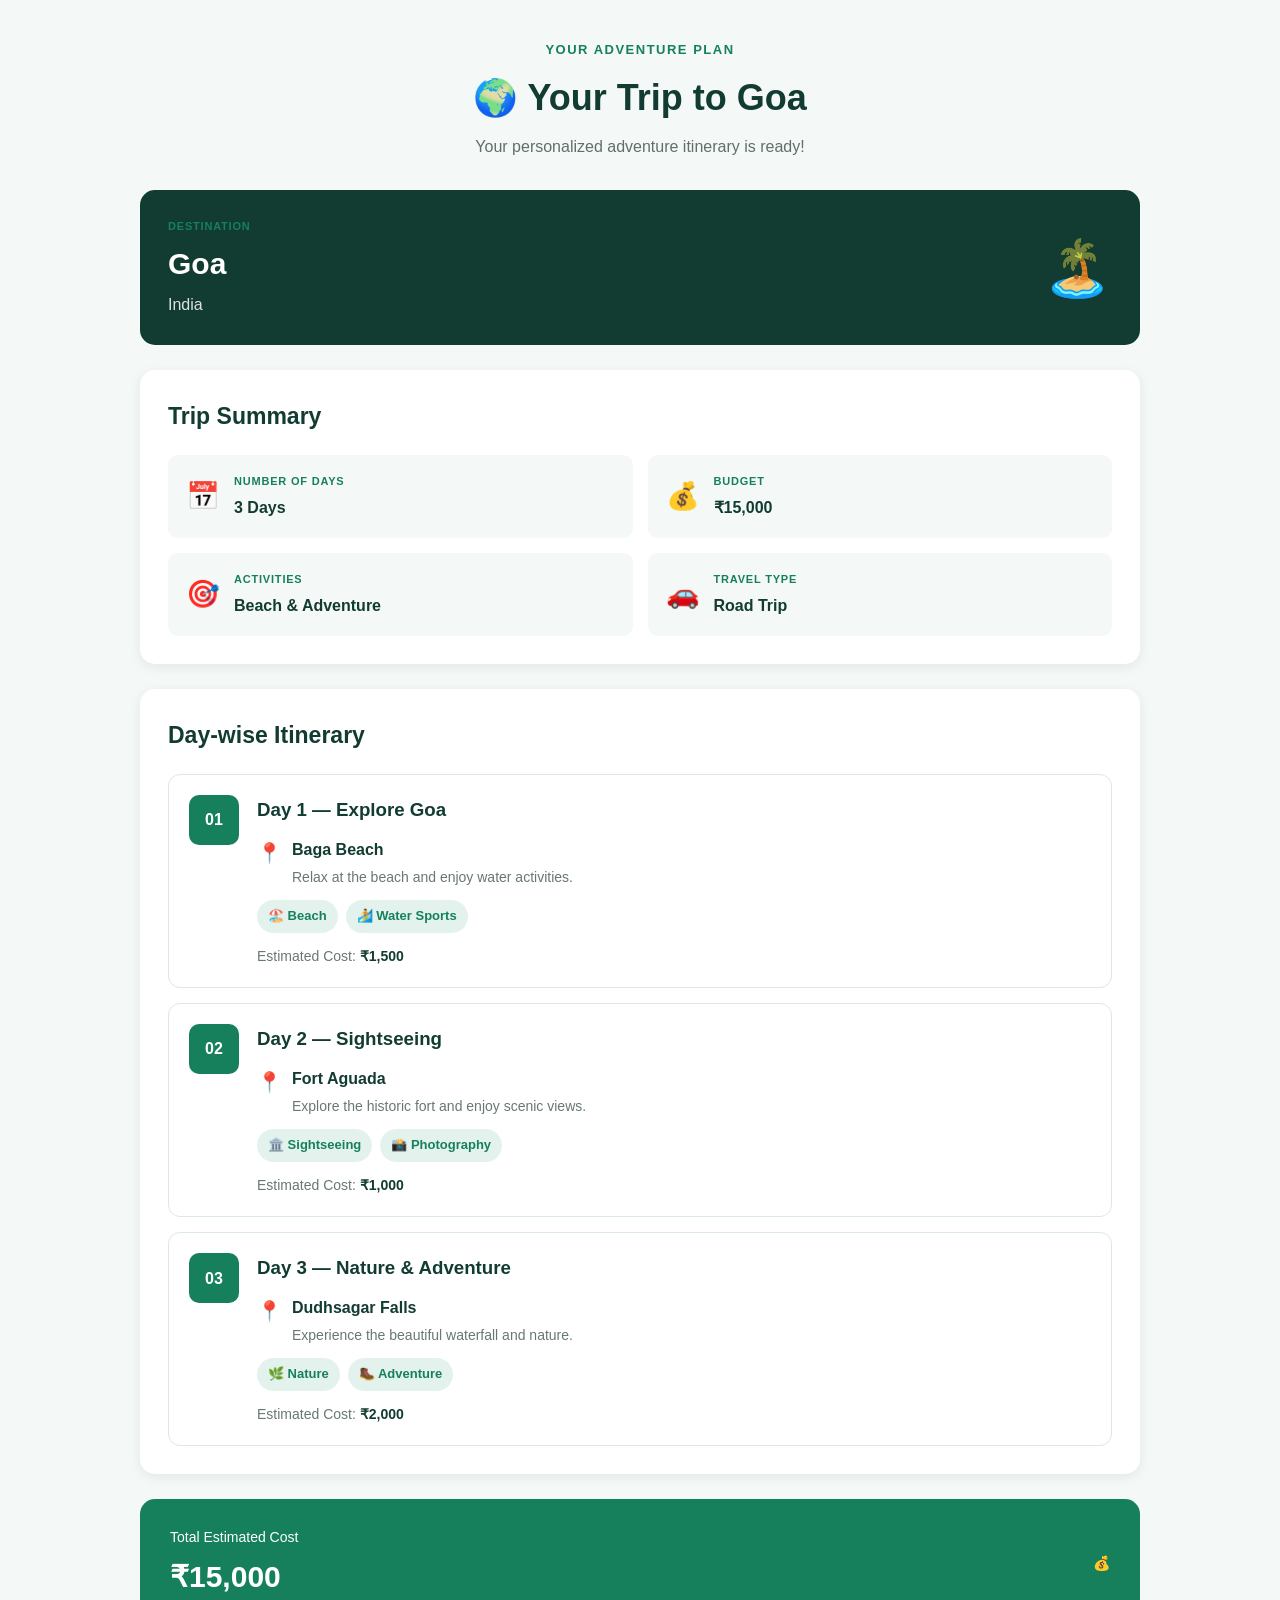
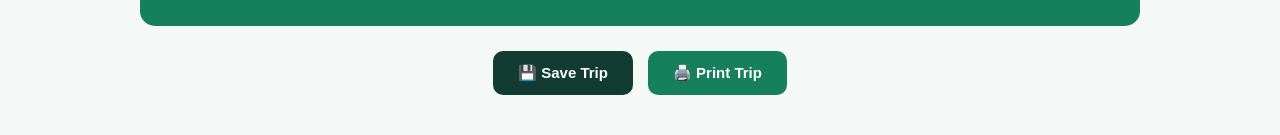
<file: trip-result.html>
<!DOCTYPE html>
<html lang="en">
<head>
    <meta charset="UTF-8">
    <meta name="viewport" content="width=device-width, initial-scale=1.0">
    <title>Trip Result | Adventure Trip Planner</title>
    <link rel="stylesheet" href="trip-result.css">
</head>

<body>

    <main class="trip-result">

        <!-- Header -->
        <section class="result-header">
            <p class="small-heading">YOUR ADVENTURE PLAN</p>
            <h1>🌍 Your Trip to Goa</h1>
            <p class="header-text">
                Your personalized adventure itinerary is ready!
            </p>
        </section>

        <!-- Destination Details -->
        <section class="destination-card">
            <div>
                <span class="label">DESTINATION</span>
                <h2>Goa</h2>
                <p>India</p>
            </div>

            <div class="destination-icon">
                🏝️
            </div>
        </section>

        <!-- Trip Summary -->
        <section class="section-card">
            <h2>Trip Summary</h2>

            <div class="summary-grid">

                <div class="summary-item">
                    <span class="summary-icon">📅</span>
                    <div>
                        <span class="label">NUMBER OF DAYS</span>
                        <strong>3 Days</strong>
                    </div>
                </div>

                <div class="summary-item">
                    <span class="summary-icon">💰</span>
                    <div>
                        <span class="label">BUDGET</span>
                        <strong>₹15,000</strong>
                    </div>
                </div>

                <div class="summary-item">
                    <span class="summary-icon">🎯</span>
                    <div>
                        <span class="label">ACTIVITIES</span>
                        <strong>Beach & Adventure</strong>
                    </div>
                </div>

                <div class="summary-item">
                    <span class="summary-icon">🚗</span>
                    <div>
                        <span class="label">TRAVEL TYPE</span>
                        <strong>Road Trip</strong>
                    </div>
                </div>

            </div>
        </section>

        <!-- Day-wise Itinerary -->
        <section class="section-card">
            <h2>Day-wise Itinerary</h2>

            <!-- Day 1 -->
            <div class="day-card">
                <div class="day-number">01</div>

                <div class="day-content">
                    <h3>Day 1 — Explore Goa</h3>

                    <div class="place">
                        <span>📍</span>
                        <div>
                            <h4>Baga Beach</h4>
                            <p>Relax at the beach and enjoy water activities.</p>
                        </div>
                    </div>

                    <div class="activities">
                        <span class="activity-tag">🏖️ Beach</span>
                        <span class="activity-tag">🏄 Water Sports</span>
                    </div>

                    <p class="cost">Estimated Cost: <strong>₹1,500</strong></p>
                </div>
            </div>

            <!-- Day 2 -->
            <div class="day-card">
                <div class="day-number">02</div>

                <div class="day-content">
                    <h3>Day 2 — Sightseeing</h3>

                    <div class="place">
                        <span>📍</span>
                        <div>
                            <h4>Fort Aguada</h4>
                            <p>Explore the historic fort and enjoy scenic views.</p>
                        </div>
                    </div>

                    <div class="activities">
                        <span class="activity-tag">🏛️ Sightseeing</span>
                        <span class="activity-tag">📸 Photography</span>
                    </div>

                    <p class="cost">Estimated Cost: <strong>₹1,000</strong></p>
                </div>
            </div>

            <!-- Day 3 -->
            <div class="day-card">
                <div class="day-number">03</div>

                <div class="day-content">
                    <h3>Day 3 — Nature & Adventure</h3>

                    <div class="place">
                        <span>📍</span>
                        <div>
                            <h4>Dudhsagar Falls</h4>
                            <p>Experience the beautiful waterfall and nature.</p>
                        </div>
                    </div>

                    <div class="activities">
                        <span class="activity-tag">🌿 Nature</span>
                        <span class="activity-tag">🥾 Adventure</span>
                    </div>

                    <p class="cost">Estimated Cost: <strong>₹2,000</strong></p>
                </div>
            </div>

        </section>

        <!-- Cost -->
        <section class="cost-card">
            <div>
                <span>Total Estimated Cost</span>
                <h2>₹15,000</h2>
            </div>

            <span class="budget-icon">💰</span>
        </section>

        <!-- Buttons -->
        <section class="actions">
            <button class="btn btn-primary" type="button">
                💾 Save Trip
            </button>

            <button class="btn btn-secondary" type="button" onclick="window.print()">
                🖨️ Print Trip
            </button>
        </section>

    </main>

</body>
</html>
</file>
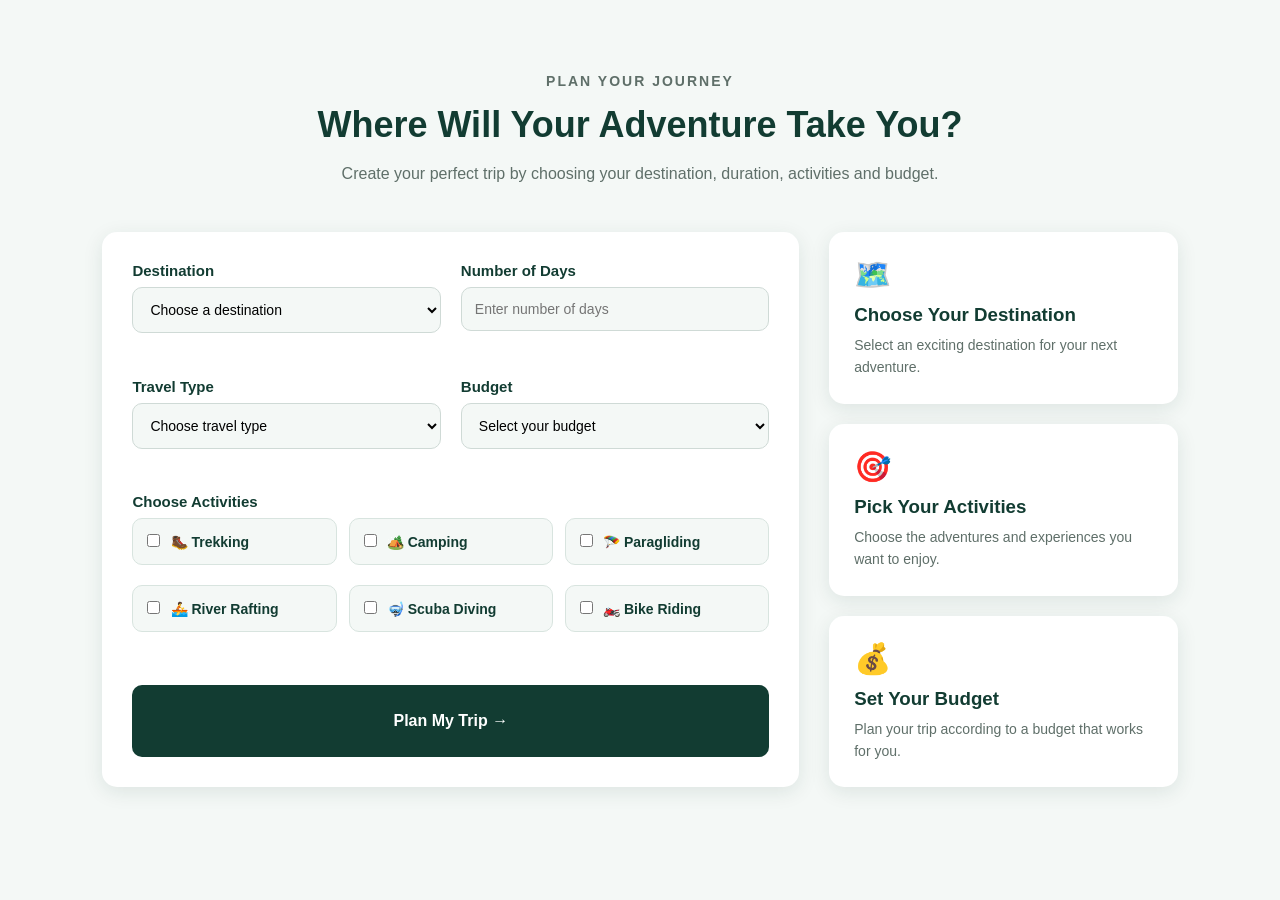
<file: static/trip-planner.html>
<!DOCTYPE html>
<html lang="en">
<head>
    <meta charset="UTF-8">
    <meta name="viewport" content="width=device-width, initial-scale=1.0">
    <title>Trip Planner</title>
    <link rel="stylesheet" href="trip-planner.css">
</head>
<body>

    <section class="trip-planner">
        <div class="planner-header">
            <p class="subtitle">PLAN YOUR JOURNEY</p>
            <h1>Where Will Your Adventure Take You?</h1>
            <p>Create your perfect trip by choosing your destination, duration, activities and budget.</p>
        </div>

        <div class="planner-container">

            <form class="trip-form">

                <div class="form-group">
                    <label for="destination">Destination</label>
                    <select id="destination">
                        <option value="">Choose a destination</option>
                        <option>Manali</option>
                        <option>Goa</option>
                        <option>Coorg</option>
                        <option>Ladakh</option>
                        <option>Rishikesh</option>
                        <option>Munnar</option>
                    </select>
                </div>

                <div class="form-group">
                    <label for="days">Number of Days</label>
                    <input type="number" id="days" placeholder="Enter number of days" min="1">
                </div>

                <div class="form-group">
                    <label for="travel-type">Travel Type</label>
                    <select id="travel-type">
                        <option value="">Choose travel type</option>
                        <option>Solo</option>
                        <option>Couple</option>
                        <option>Family</option>
                        <option>Friends</option>
                    </select>
                </div>

                <div class="form-group">
                    <label for="budget">Budget</label>
                    <select id="budget">
                        <option value="">Select your budget</option>
                        <option>₹5,000 - ₹10,000</option>
                        <option>₹10,000 - ₹25,000</option>
                        <option>₹25,000 - ₹50,000</option>
                        <option>₹50,000+</option>
                    </select>
                </div>

                <div class="form-group full-width">
                    <label>Choose Activities</label>

                    <div class="activity-options">
                        <label class="activity-card">
                            <input type="checkbox">
                            <span>🥾 Trekking</span>
                        </label>

                        <label class="activity-card">
                            <input type="checkbox">
                            <span>🏕️ Camping</span>
                        </label>

                        <label class="activity-card">
                            <input type="checkbox">
                            <span>🪂 Paragliding</span>
                        </label>

                        <label class="activity-card">
                            <input type="checkbox">
                            <span>🚣 River Rafting</span>
                        </label>

                        <label class="activity-card">
                            <input type="checkbox">
                            <span>🤿 Scuba Diving</span>
                        </label>

                        <label class="activity-card">
                            <input type="checkbox">
                            <span>🏍️ Bike Riding</span>
                        </label>
                    </div>
                </div>

                <button type="submit" class="plan-btn">Plan My Trip →</button>

            </form>

            <div class="planner-info">
                <div class="info-card">
                    <span>🗺️</span>
                    <h3>Choose Your Destination</h3>
                    <p>Select an exciting destination for your next adventure.</p>
                </div>

                <div class="info-card">
                    <span>🎯</span>
                    <h3>Pick Your Activities</h3>
                    <p>Choose the adventures and experiences you want to enjoy.</p>
                </div>

                <div class="info-card">
                    <span>💰</span>
                    <h3>Set Your Budget</h3>
                    <p>Plan your trip according to a budget that works for you.</p>
                </div>
            </div>

        </div>
    </section>

</body>
</html>
</file>
<file: trip-result.css>
/* ================================
   Trip Result Page
   Adventure Trip Planner
   ================================ */

* {
    margin: 0;
    padding: 0;
    box-sizing: border-box;
}

body {
    font-family: Arial, sans-serif;
    background-color: #f4f8f6;
    color: #123c32;
    line-height: 1.6;
}

.trip-result {
    width: 90%;
    max-width: 1000px;
    margin: 40px auto;
}

/* Header */

.result-header {
    text-align: center;
    margin-bottom: 30px;
}

.small-heading {
    color: #16805c;
    font-size: 13px;
    font-weight: bold;
    letter-spacing: 1.5px;
    margin-bottom: 8px;
}

.result-header h1 {
    color: #123c32;
    font-size: 36px;
    margin-bottom: 8px;
}

.header-text {
    color: #5f706a;
    font-size: 16px;
}

/* Destination */

.destination-card {
    background-color: #123c32;
    color: white;
    border-radius: 15px;
    padding: 28px;
    display: flex;
    justify-content: space-between;
    align-items: center;
    margin-bottom: 25px;
}

.destination-card h2 {
    font-size: 30px;
    margin: 4px 0;
}

.destination-card p {
    opacity: 0.85;
}

.destination-icon {
    font-size: 55px;
}

/* Common Section */

.section-card {
    background-color: white;
    border-radius: 15px;
    padding: 28px;
    margin-bottom: 25px;
    box-shadow: 0 3px 12px rgba(18, 60, 50, 0.08);
}

.section-card > h2 {
    font-size: 23px;
    margin-bottom: 20px;
}

/* Labels */

.label {
    display: block;
    color: #16805c;
    font-size: 11px;
    font-weight: bold;
    letter-spacing: 0.8px;
    margin-bottom: 4px;
}

/* Summary */

.summary-grid {
    display: grid;
    grid-template-columns: repeat(2, 1fr);
    gap: 15px;
}

.summary-item {
    background-color: #f4f8f6;
    border-radius: 10px;
    padding: 18px;
    display: flex;
    align-items: center;
    gap: 14px;
}

.summary-icon {
    font-size: 27px;
}

.summary-item strong {
    display: block;
    color: #123c32;
    font-size: 16px;
}

/* Day Cards */

.day-card {
    border: 1px solid #dce8e3;
    border-radius: 12px;
    padding: 20px;
    margin-bottom: 15px;
    display: flex;
    gap: 18px;
}

.day-card:last-child {
    margin-bottom: 0;
}

.day-number {
    min-width: 50px;
    height: 50px;
    background-color: #16805c;
    color: white;
    border-radius: 10px;
    display: flex;
    align-items: center;
    justify-content: center;
    font-weight: bold;
}

.day-content {
    flex: 1;
}

.day-content h3 {
    color: #123c32;
    margin-bottom: 12px;
}

.place {
    display: flex;
    gap: 10px;
    margin-bottom: 12px;
}

.place > span {
    font-size: 20px;
}

.place h4 {
    color: #123c32;
    margin-bottom: 3px;
}

.place p {
    color: #687873;
    font-size: 14px;
}

/* Activities */

.activities {
    display: flex;
    flex-wrap: wrap;
    gap: 8px;
    margin-bottom: 12px;
}

.activity-tag {
    background-color: #e4f2ed;
    color: #16805c;
    padding: 6px 11px;
    border-radius: 20px;
    font-size: 13px;
    font-weight: bold;
}

.cost {
    color: #687873;
    font-size: 14px;
}

.cost strong {
    color: #123c32;
}

/* Total Cost */

.cost-card {
    background-color: #16805c;
    color: white;
    border-radius: 15px;
    padding: 25px 30px;
    display: flex;
    align-items: center;
    justify-content: space-between;
    margin-bottom: 25px;
}

.cost-card span {
    font-size: 14px;
}

.cost-card h2 {
    font-size: 30px;
    margin-top: 3px;
}

.budget-icon {
    font-size: 45px;
}

/* Buttons */

.actions {
    display: flex;
    justify-content: center;
    gap: 15px;
    margin-bottom: 40px;
}

.btn {
    border: none;
    padding: 13px 25px;
    border-radius: 10px;
    font-family: Arial, sans-serif;
    font-size: 15px;
    font-weight: bold;
    cursor: pointer;
    transition: 0.2s ease;
}

.btn-primary {
    background-color: #123c32;
    color: white;
}

.btn-secondary {
    background-color: #16805c;
    color: white;
}

.btn:hover {
    transform: translateY(-2px);
    opacity: 0.9;
}

/* Responsive Design */

@media (max-width: 768px) {

    .trip-result {
        width: 94%;
        margin: 25px auto;
    }

    .result-header h1 {
        font-size: 29px;
    }

    .destination-card {
        padding: 22px;
    }

    .destination-card h2 {
        font-size: 25px;
    }

    .destination-icon {
        font-size: 42px;
    }

    .summary-grid {
        grid-template-columns: 1fr;
    }

    .section-card {
        padding: 20px;
    }

    .day-card {
        padding: 16px;
    }
}

@media (max-width: 480px) {

    .result-header h1 {
        font-size: 25px;
    }

    .header-text {
        font-size: 14px;
    }

    .destination-card {
        padding: 18px;
    }

    .destination-card h2 {
        font-size: 22px;
    }

    .destination-icon {
        font-size: 35px;
    }

    .day-card {
        flex-direction: column;
    }

    .day-number {
        width: 45px;
        min-width: 45px;
        height: 45px;
    }

    .actions {
        flex-direction: column;
    }

    .btn {
        width: 100%;
    }

    .cost-card {
        padding: 20px;
    }

    .cost-card h2 {
        font-size: 25px;
    }
}

/* Print */

@media print {

    body {
        background-color: white;
    }

    .trip-result {
        width: 100%;
        margin: 0;
    }

    .actions {
        display: none;
    }

    .section-card,
    .destination-card,
    .cost-card {
        box-shadow: none;
    }
}
</file>
<file: static/trip-planner.css>
* {
    margin: 0;
    padding: 0;
    box-sizing: border-box;
    font-family: Arial, sans-serif;
}

body {
    background: #f4f8f6;
    color: #123c32;
}

.trip-planner {
    padding: 70px 8%;
}

.planner-header {
    max-width: 750px;
    margin: 0 auto 45px;
    text-align: center;
}

.subtitle {
    color: #16805c;
    font-size: 14px;
    font-weight: bold;
    letter-spacing: 2px;
    margin-bottom: 12px;
}

.planner-header h1 {
    font-size: 36px;
    margin-bottom: 15px;
}

.planner-header p {
    color: #5f6f69;
    line-height: 1.6;
}

.planner-container {
    display: grid;
    grid-template-columns: 2fr 1fr;
    gap: 30px;
    max-width: 1200px;
    margin: auto;
}

.trip-form {
    background: white;
    padding: 30px;
    border-radius: 15px;
    display: grid;
    grid-template-columns: repeat(2, 1fr);
    gap: 20px;
    box-shadow: 0 5px 20px rgba(18, 60, 50, 0.1);
}

.form-group {
    display: flex;
    flex-direction: column;
}

.form-group label {
    font-size: 15px;
    font-weight: bold;
    margin-bottom: 8px;
}

.form-group input,
.form-group select {
    width: 100%;
    padding: 13px;
    border: 1px solid #cfdad6;
    border-radius: 10px;
    font-size: 14px;
    outline: none;
    background: #f4f8f6;
}

.form-group input:focus,
.form-group select:focus {
    border-color: #16805c;
}

.full-width {
    grid-column: 1 / -1;
}

.activity-options {
    display: grid;
    grid-template-columns: repeat(3, 1fr);
    gap: 12px;
}

.activity-card {
    background: #f4f8f6;
    padding: 14px;
    border: 1px solid #d8e4df;
    border-radius: 10px;
    cursor: pointer;
    transition: 0.3s;
}

.activity-card:hover {
    background: #e3f3ed;
    border-color: #16805c;
}

.activity-card input {
    width: auto;
    margin-right: 6px;
}

.activity-card span {
    font-size: 14px;
}

.plan-btn {
    grid-column: 1 / -1;
    border: none;
    background: #123c32;
    color: white;
    padding: 15px;
    border-radius: 10px;
    font-size: 16px;
    font-weight: bold;
    cursor: pointer;
    transition: 0.3s;
}

.plan-btn:hover {
    background: #16805c;
}

.planner-info {
    display: flex;
    flex-direction: column;
    gap: 20px;
}

.info-card {
    background: white;
    padding: 25px;
    border-radius: 15px;
    box-shadow: 0 5px 20px rgba(18, 60, 50, 0.1);
    transition: transform 0.3s;
}

.info-card:hover {
    transform: translateY(-5px);
}

.info-card span {
    font-size: 30px;
}

.info-card h3 {
    margin: 12px 0 8px;
}

.info-card p {
    color: #5f6f69;
    font-size: 14px;
    line-height: 1.6;
}

/* Tablet */

@media (max-width: 900px) {
    .planner-container {
        grid-template-columns: 1fr;
    }

    .planner-info {
        display: grid;
        grid-template-columns: repeat(3, 1fr);
    }

    .activity-options {
        grid-template-columns: repeat(2, 1fr);
    }
}

/* Mobile */

@media (max-width: 600px) {
    .trip-planner {
        padding: 50px 5%;
    }

    .planner-header h1 {
        font-size: 28px;
    }

    .trip-form {
        grid-template-columns: 1fr;
        padding: 20px;
    }

    .activity-options {
        grid-template-columns: 1fr;
    }

    .planner-info {
        grid-template-columns: 1fr;
    }

    .full-width,
    .plan-btn {
        grid-column: auto;
    }
}
</file>
